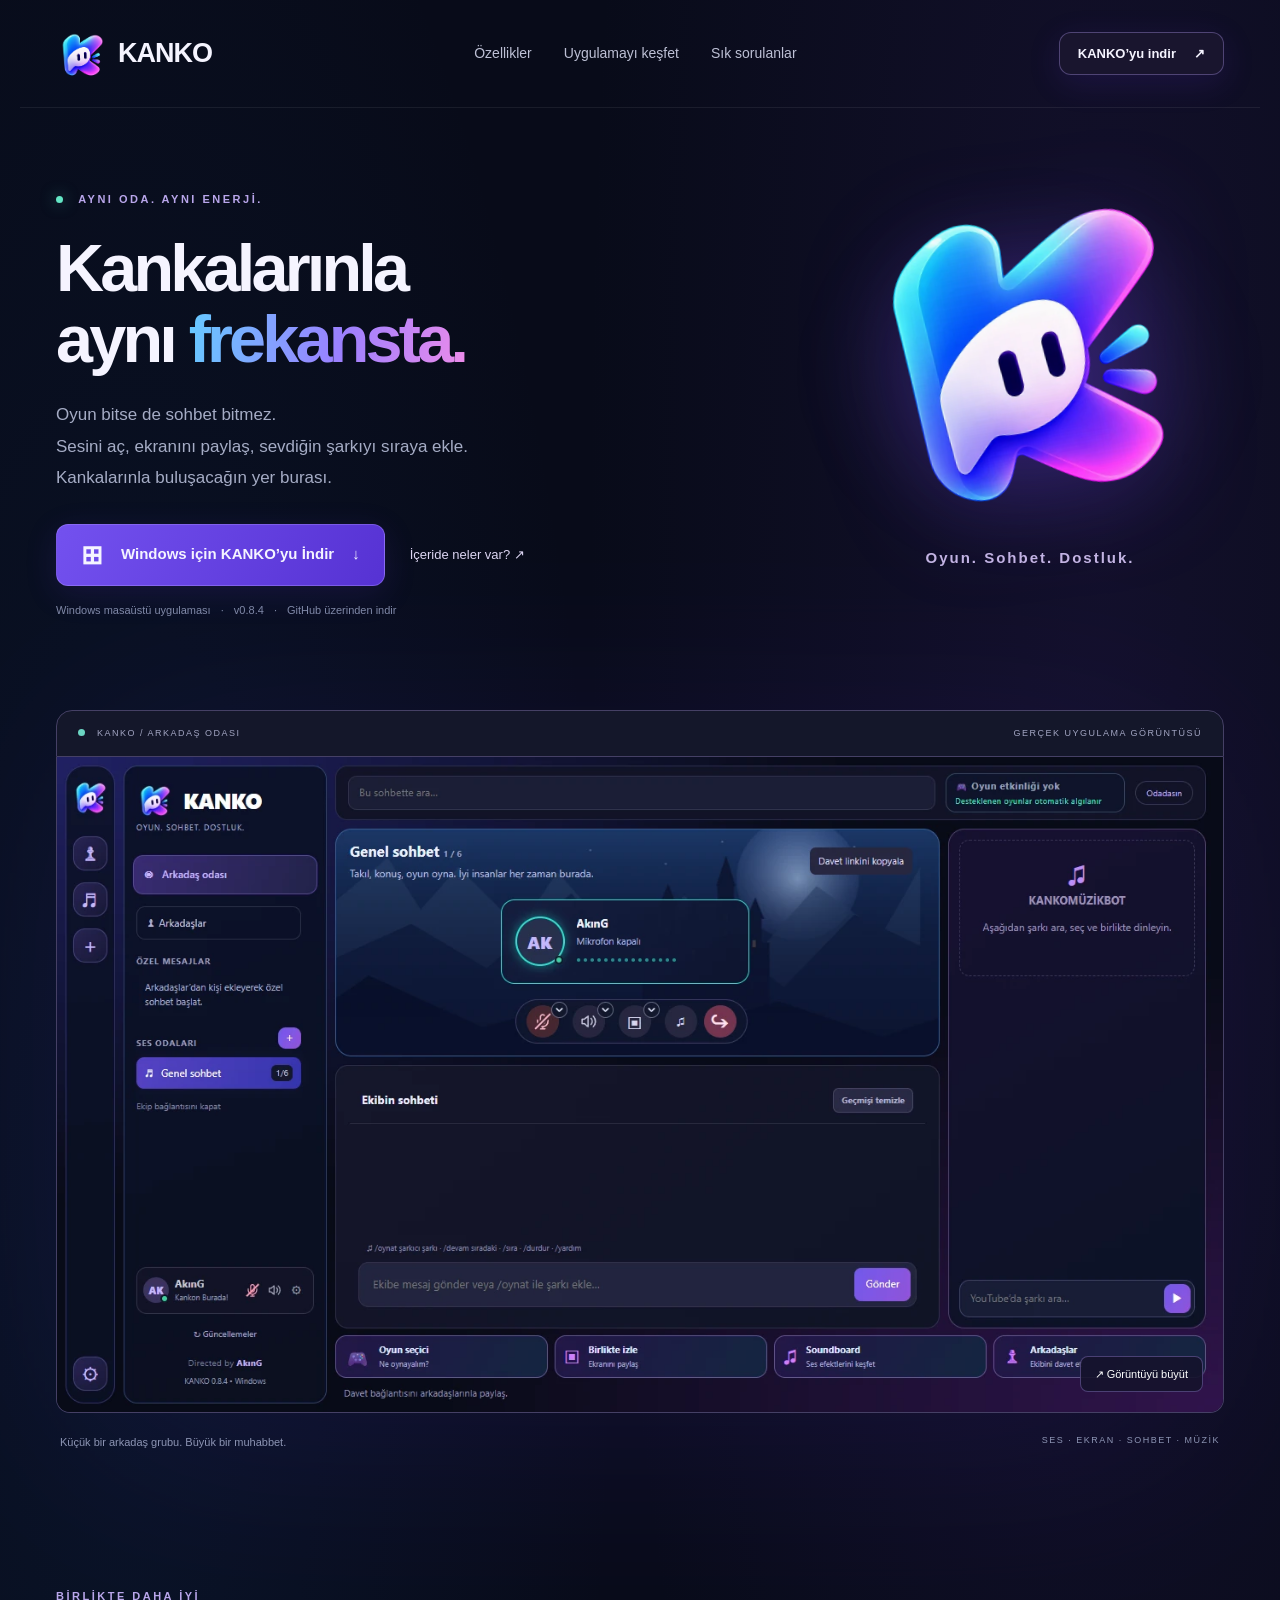
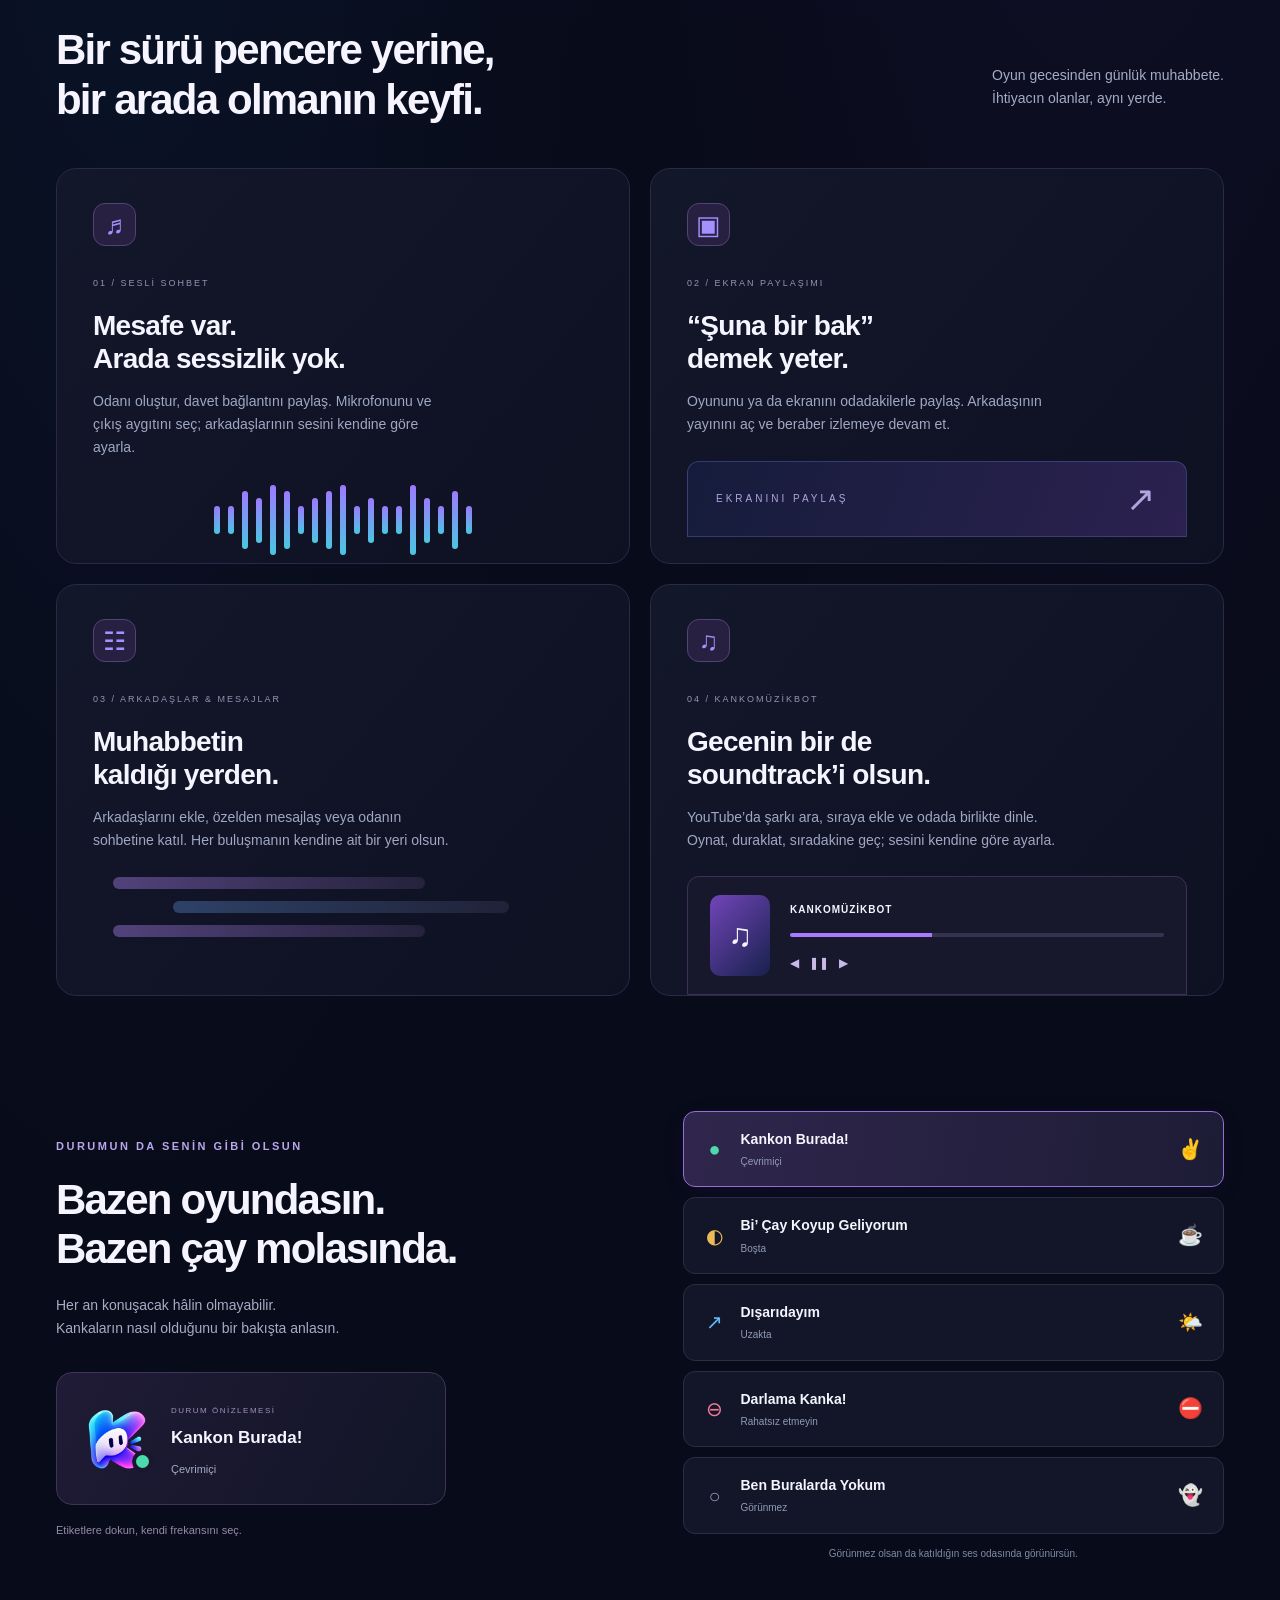
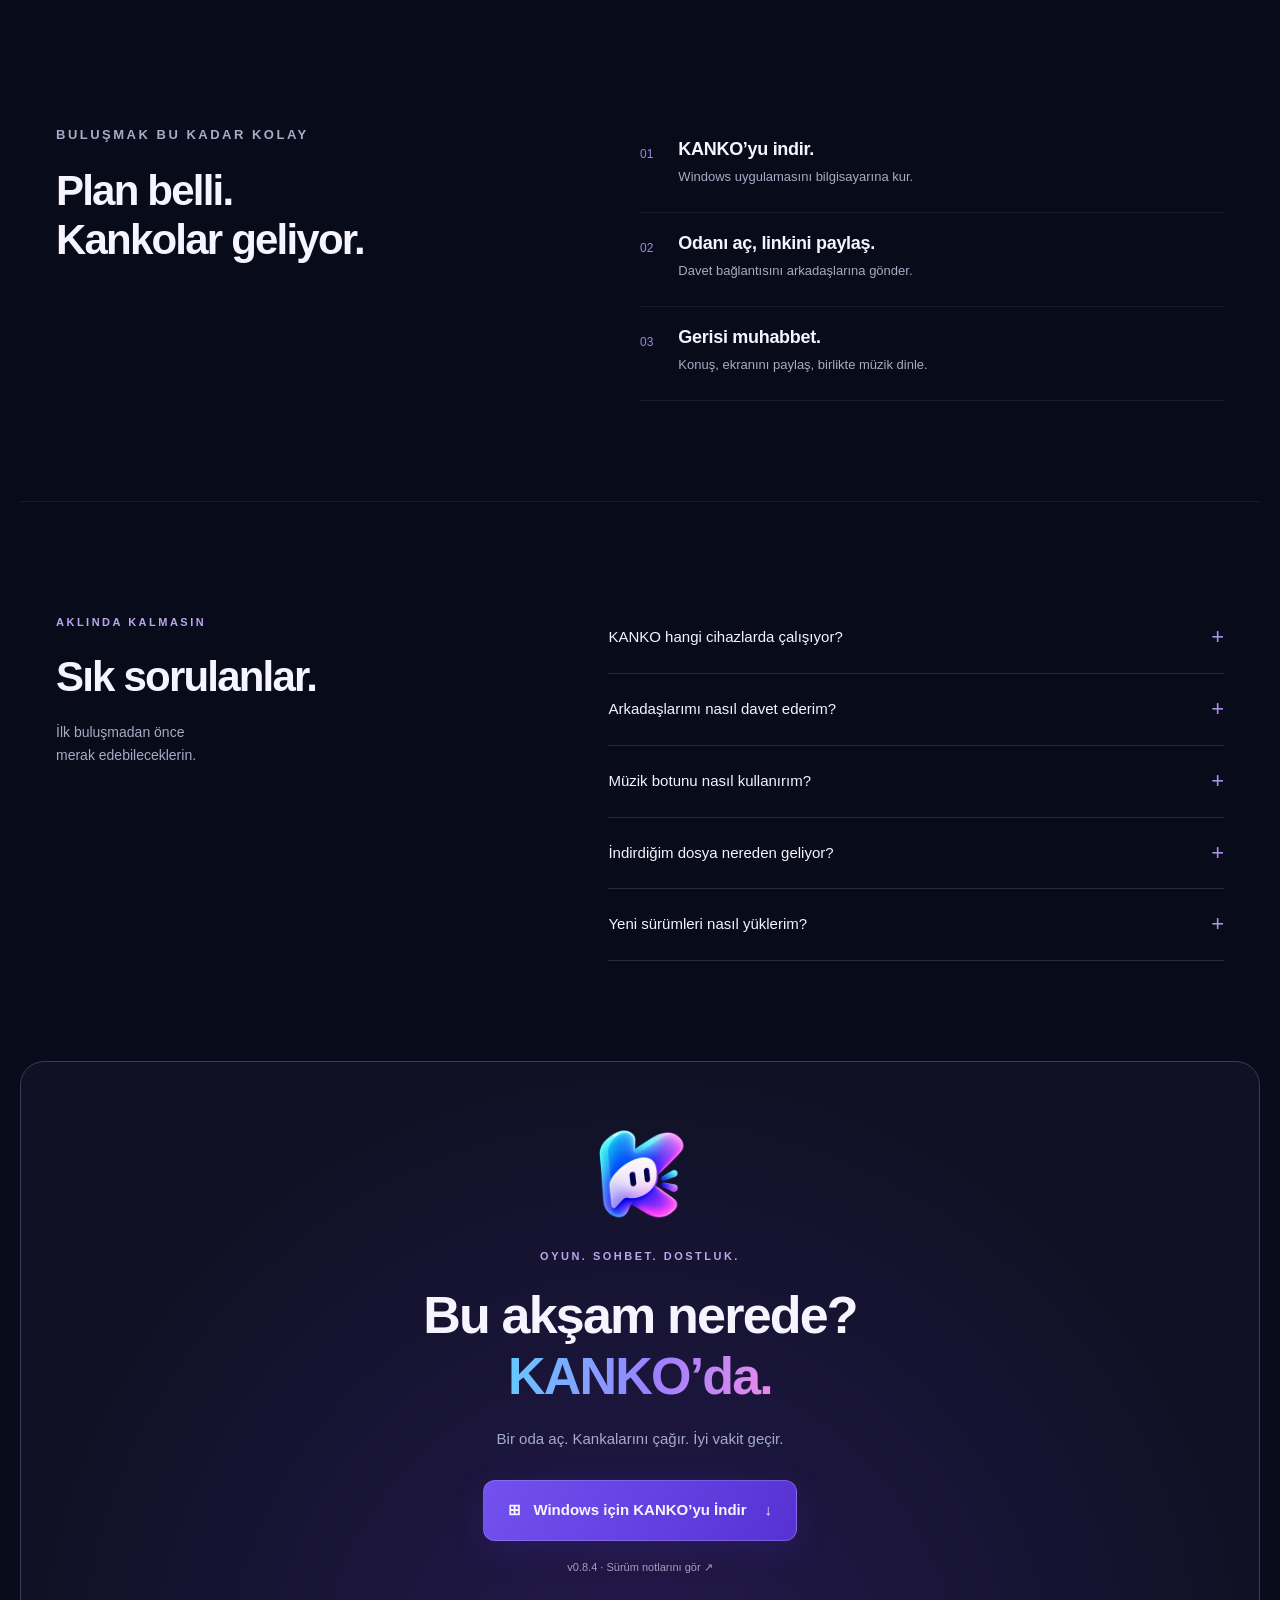
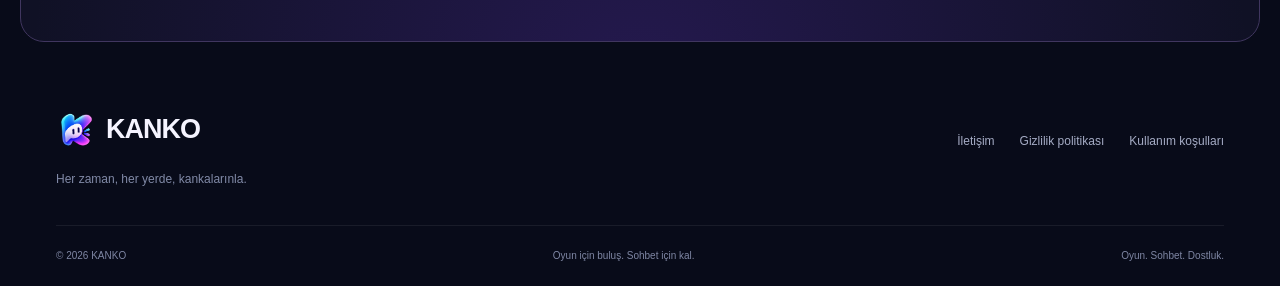
<file: index.html>
<!doctype html>
<html lang="tr"><head><meta charset="utf-8"><meta name="viewport" content="width=device-width,initial-scale=1"><meta name="theme-color" content="#080b19"><meta name="description" content="KANKO ile arkadaşlarınla sesli sohbet et, ekranını paylaş ve birlikte müzik dinle. Windows masaüstü uygulamasını indir."><link rel="canonical" href="https://metinakinguloglu-cmd.github.io/kanko-site/"><meta property="og:url" content="https://metinakinguloglu-cmd.github.io/kanko-site/"><meta property="og:image" content="https://metinakinguloglu-cmd.github.io/kanko-site/logo.webp"><title>KANKO — Kankalarınla aynı frekansta.</title><meta property="og:title" content="KANKO — Kankalarınla aynı frekansta."><meta property="og:description" content="Oyun. Sohbet. Dostluk. Arkadaşlarınla buluşacağın Windows uygulaması."><link rel="icon" href="logo.webp"><link rel="stylesheet" href="style.css"></head>
<body><a class="skip" href="#main">İçeriğe geç</a><header class="nav wrap"><a class="brand" href="#" aria-label="KANKO ana sayfa"><img src="logo.webp" alt="" width="52" height="52">KANKO</a><nav aria-label="Ana menü"><a href="#ozellikler">Özellikler</a><a href="#uygulama">Uygulamayı keşfet</a><a href="#sss">Sık sorulanlar</a></nav><a class="button small" href="#indir">KANKO’yu indir <span aria-hidden="true">↗</span></a></header>
<main id="main"><section class="hero wrap"><div class="eyebrow"><span class="status-dot"></span> AYNI ODA. AYNI ENERJİ.</div><h1>Kankalarınla<br>aynı <em>frekansta.</em></h1><p class="intro">Oyun bitse de sohbet bitmez.<br>Sesini aç, ekranını paylaş, sevdiğin şarkıyı sıraya ekle.<br class="desktop"> Kankalarınla buluşacağın yer burası.</p><div class="actions"><a class="button download" href="https://github.com/metinakinguloglu-cmd/brochat-releases/releases/download/v0.8.4/KANKO-0.8.4-Kurulum.exe"><span class="windows" aria-hidden="true">⊞</span> Windows için KANKO’yu İndir <span aria-hidden="true">↓</span></a><a class="text-link" href="#uygulama">İçeride neler var? <span aria-hidden="true">↗</span></a></div><p class="release">Windows masaüstü uygulaması <span>·</span> v0.8.4 <span>·</span> GitHub üzerinden indir</p><div class="hero-mark" aria-hidden="true"><img src="logo.webp" alt=""><span>Oyun. Sohbet. Dostluk.</span></div></section>
<section id="uygulama" class="showcase wrap"><div class="preview-top"><span><i></i> KANKO / ARKADAŞ ODASI</span><span>GERÇEK UYGULAMA GÖRÜNTÜSÜ</span></div><button class="screenshot" aria-label="KANKO ekran görüntüsünü büyüt"><img src="app.webp" alt="KANKO 0.8.4 Windows uygulamasında Genel sohbet ses odası, mesajlaşma alanı ve sağda KANKOMÜZİKBOT paneli" width="1366" height="768" fetchpriority="high"><span class="zoom">↗ Görüntüyü büyüt</span></button><div class="preview-bottom"><span>Küçük bir arkadaş grubu. Büyük bir muhabbet.</span><span>SES · EKRAN · SOHBET · MÜZİK</span></div></section>
<section id="ozellikler" class="features wrap"><div class="section-heading"><p class="eyebrow">BİRLİKTE DAHA İYİ</p><h2>Bir sürü pencere yerine,<br>bir arada olmanın keyfi.</h2><p>Oyun gecesinden günlük muhabbete.<br>İhtiyacın olanlar, aynı yerde.</p></div><div class="feature-grid"><article class="feature voice"><div class="icon" aria-hidden="true">♬</div><span class="number">01 / SESLİ SOHBET</span><h3>Mesafe var.<br>Arada sessizlik yok.</h3><p>Odanı oluştur, davet bağlantını paylaş. Mikrofonunu ve çıkış aygıtını seç; arkadaşlarının sesini kendine göre ayarla.</p><div class="wave" aria-hidden="true"><i></i><i></i><i></i><i></i><i></i><i></i><i></i><i></i><i></i><i></i><i></i><i></i><i></i><i></i><i></i><i></i><i></i><i></i><i></i></div></article><article class="feature"><div class="icon" aria-hidden="true">▣</div><span class="number">02 / EKRAN PAYLAŞIMI</span><h3>“Şuna bir bak”<br>demek yeter.</h3><p>Oyununu ya da ekranını odadakilerle paylaş. Arkadaşının yayınını aç ve beraber izlemeye devam et.</p><div class="mini-art screen-art" aria-hidden="true"><span>EKRANINI PAYLAŞ</span><div>↗</div></div></article><article class="feature"><div class="icon" aria-hidden="true">☷</div><span class="number">03 / ARKADAŞLAR & MESAJLAR</span><h3>Muhabbetin<br>kaldığı yerden.</h3><p>Arkadaşlarını ekle, özelden mesajlaş veya odanın sohbetine katıl. Her buluşmanın kendine ait bir yeri olsun.</p><div class="mini-art chat-art" aria-hidden="true"><b></b><b></b><b></b></div></article><article class="feature music"><div class="icon" aria-hidden="true">♫</div><span class="number">04 / KANKOMÜZİKBOT</span><h3>Gecenin bir de<br>soundtrack’i olsun.</h3><p>YouTube’da şarkı ara, sıraya ekle ve odada birlikte dinle. Oynat, duraklat, sıradakine geç; sesini kendine göre ayarla.</p><div class="music-art" aria-hidden="true"><span>♫</span><div><b>KANKOMÜZİKBOT</b><div class="progress"></div><small>◀ &nbsp; ❚❚ &nbsp; ▶</small></div></div></article></div></section>
<section id="durumlar" class="presence-section wrap"><div class="presence-copy"><p class="eyebrow">DURUMUN DA SENİN GİBİ OLSUN</p><h2>Bazen oyundasın.<br>Bazen çay molasında.</h2><p>Her an konuşacak hâlin olmayabilir.<br>Kankaların nasıl olduğunu bir bakışta anlasın.</p><div class="presence-preview" aria-live="polite"><div class="presence-mascot"><img src="logo.webp" width="74" height="74" alt=""><i id="preview-dot"></i></div><div><span class="presence-caption">DURUM ÖNİZLEMESİ</span><strong id="preview-label">Kankon Burada!</strong><small id="preview-hint">Çevrimiçi</small></div></div><p class="presence-note">Etiketlere dokun, kendi frekansını seç.</p></div><div class="presence-options" aria-label="KANKO durum etiketi önizlemesi"><button class="presence-choice selected" data-status="online" aria-pressed="true"><span class="presence-symbol">●</span><span><strong>Kankon Burada!</strong><small>Çevrimiçi</small></span><span class="presence-emoji" aria-hidden="true">✌️</span></button><button class="presence-choice" data-status="idle" aria-pressed="false"><span class="presence-symbol">◐</span><span><strong>Bi’ Çay Koyup Geliyorum</strong><small>Boşta</small></span><span class="presence-emoji" aria-hidden="true">☕</span></button><button class="presence-choice" data-status="away" aria-pressed="false"><span class="presence-symbol">↗</span><span><strong>Dışarıdayım</strong><small>Uzakta</small></span><span class="presence-emoji" aria-hidden="true">🌤️</span></button><button class="presence-choice" data-status="dnd" aria-pressed="false"><span class="presence-symbol">⊖</span><span><strong>Darlama Kanka!</strong><small>Rahatsız etmeyin</small></span><span class="presence-emoji" aria-hidden="true">⛔</span></button><button class="presence-choice" data-status="invisible" aria-pressed="false"><span class="presence-symbol">○</span><span><strong>Ben Buralarda Yokum</strong><small>Görünmez</small></span><span class="presence-emoji" aria-hidden="true">👻</span></button><p class="presence-footnote">Görünmez olsan da katıldığın ses odasında görünürsün.</p></div></section>
<section class="steps wrap"><div><p class="eyebrow">BULUŞMAK BU KADAR KOLAY</p><h2>Plan belli.<br>Kankolar geliyor.</h2></div><ol><li><span>01</span><div><h3>KANKO’yu indir.</h3><p>Windows uygulamasını bilgisayarına kur.</p></div></li><li><span>02</span><div><h3>Odanı aç, linkini paylaş.</h3><p>Davet bağlantısını arkadaşlarına gönder.</p></div></li><li><span>03</span><div><h3>Gerisi muhabbet.</h3><p>Konuş, ekranını paylaş, birlikte müzik dinle.</p></div></li></ol></section>
<section id="sss" class="faq wrap"><div><p class="eyebrow">AKLINDA KALMASIN</p><h2>Sık sorulanlar.</h2><p>İlk buluşmadan önce<br>merak edebileceklerin.</p></div><div class="questions"><details><summary>KANKO hangi cihazlarda çalışıyor?</summary><p>KANKO şu anda Windows masaüstü uygulaması olarak sunuluyor. Bu siteyi telefonundan da inceleyebilirsin; mobil uygulama indirmesi sunmuyoruz.</p></details><details><summary>Arkadaşlarımı nasıl davet ederim?</summary><p>Uygulamada bir oda oluşturup davet bağlantısını kopyalayarak arkadaşlarına gönderebilirsin. Arkadaşlarının da Windows uygulamasını kurması gerekir.</p></details><details><summary>Müzik botunu nasıl kullanırım?</summary><p>Odaya katıldıktan sonra KANKOMÜZİKBOT panelindeki YouTube arama alanından şarkı bulup sıraya ekleyebilirsin. Oynatma kontrolleri ve kişisel ses ayarı panelde bulunur. YouTube kaynaklı erişim ve oynatma sınırlamaları geçerlidir.</p></details><details><summary>İndirdiğim dosya nereden geliyor?</summary><p>İndirme butonu, geliştiricinin GitHub Releases sayfasında yayımlanan KANKO 0.8.4 Windows kurulum dosyasına gider. İstersen aşağıdaki sürüm notları bağlantısından dosyayı kontrol edebilirsin.</p></details><details><summary>Yeni sürümleri nasıl yüklerim?</summary><p>Uygulamadaki Güncellemeler bölümünden yeni sürümleri kontrol edebilirsin. İndirilen güncelleme uygulama yeniden başlatıldığında yüklenir.</p></details></div></section>
<section id="indir" class="download-section wrap"><div class="download-glow"></div><img src="logo.webp" width="110" height="110" alt="KANKO maskotu" loading="lazy"><p class="eyebrow">OYUN. SOHBET. DOSTLUK.</p><h2>Bu akşam nerede?<br><em>KANKO’da.</em></h2><p>Bir oda aç. Kankalarını çağır. İyi vakit geçir.</p><a class="button download" href="https://github.com/metinakinguloglu-cmd/brochat-releases/releases/download/v0.8.4/KANKO-0.8.4-Kurulum.exe">⊞ &nbsp; Windows için KANKO’yu İndir <span aria-hidden="true">↓</span></a><a class="release-notes" href="https://github.com/metinakinguloglu-cmd/brochat-releases/releases/tag/v0.8.4" target="_blank" rel="noopener">v0.8.4 · Sürüm notlarını gör ↗</a></section></main>
<footer class="wrap"><div><a class="brand" href="#"><img src="logo.webp" width="40" height="40" alt="">KANKO</a><p>Her zaman, her yerde, kankalarınla.</p></div><div class="footer-links"><a href="iletisim.html">İletişim</a><a href="gizlilik.html">Gizlilik politikası</a><a href="kosullar.html">Kullanım koşulları</a></div><div class="footer-bottom"><span>© 2026 KANKO</span><span>Oyun için buluş. Sohbet için kal.</span><span>Oyun. Sohbet. Dostluk.</span></div></footer>
<dialog id="lightbox"><button class="close" aria-label="Kapat">×</button><img src="app.webp" alt="KANKO 0.8.4 Windows uygulamasının gerçek ekran görüntüsü"></dialog><dialog id="info"><button class="close" aria-label="Kapat">×</button><div id="info-content"></div></dialog><script src="site.js"></script></body></html>
</file>
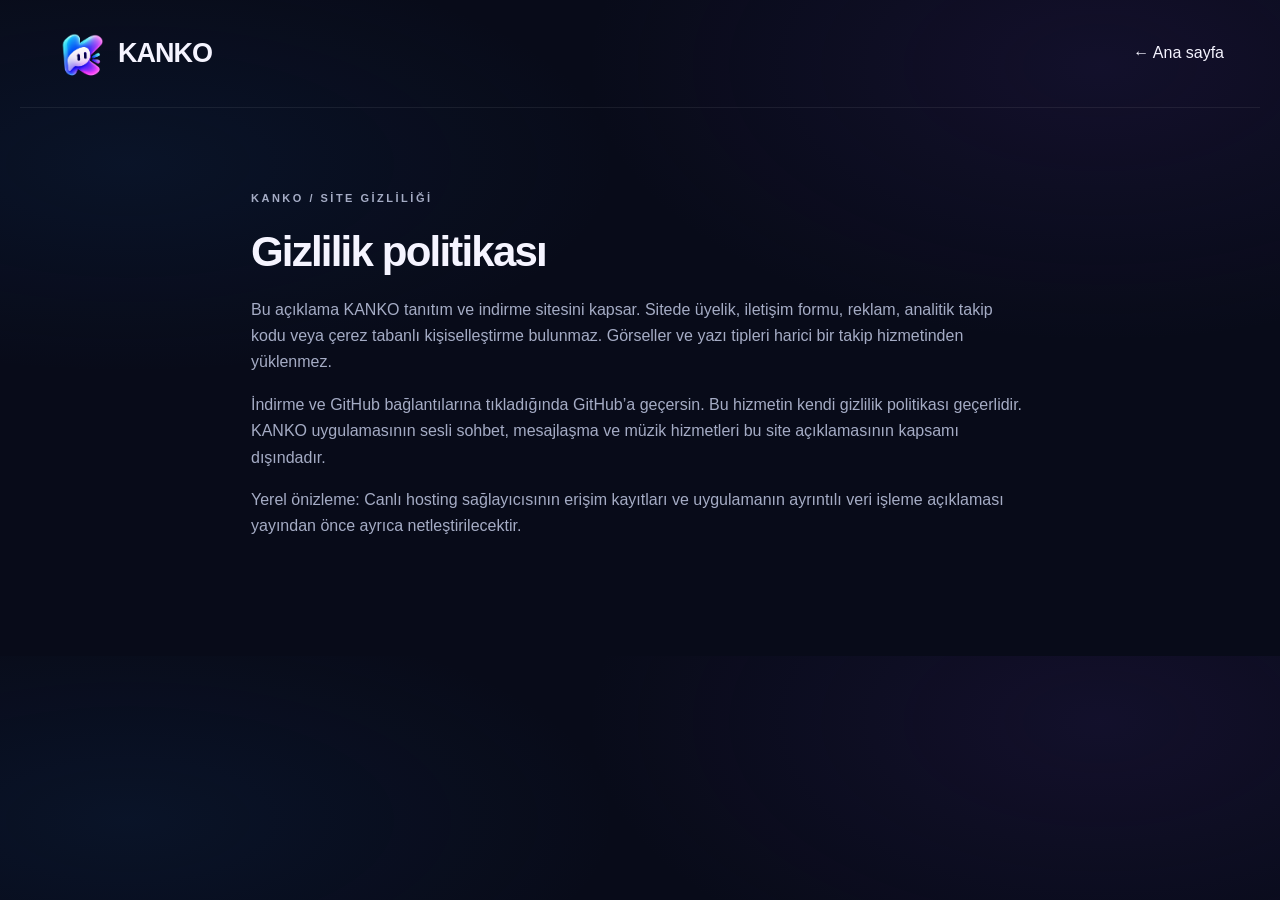
<file: gizlilik.html>
<!doctype html><html lang="tr"><head><meta charset="utf-8"><meta name="viewport" content="width=device-width,initial-scale=1"><meta name="robots" content="noindex"><title>Gizlilik politikası — KANKO</title><link rel="icon" href="logo.webp"><link rel="stylesheet" href="style.css"></head><body><header class="nav wrap"><a class="brand" href="./"> <img src="logo.webp" width="52" height="52" alt="">KANKO</a><a href="./">← Ana sayfa</a></header><main class="legal wrap"><p class="eyebrow">KANKO / SİTE GİZLİLİĞİ</p><h2>Gizlilik politikası</h2><p>Bu açıklama KANKO tanıtım ve indirme sitesini kapsar. Sitede üyelik, iletişim formu, reklam, analitik takip kodu veya çerez tabanlı kişiselleştirme bulunmaz. Görseller ve yazı tipleri harici bir takip hizmetinden yüklenmez.</p><p>İndirme ve GitHub bağlantılarına tıkladığında GitHub’a geçersin. Bu hizmetin kendi gizlilik politikası geçerlidir. KANKO uygulamasının sesli sohbet, mesajlaşma ve müzik hizmetleri bu site açıklamasının kapsamı dışındadır.</p><p>Yerel önizleme: Canlı hosting sağlayıcısının erişim kayıtları ve uygulamanın ayrıntılı veri işleme açıklaması yayından önce ayrıca netleştirilecektir.</p></main></body></html>
</file>
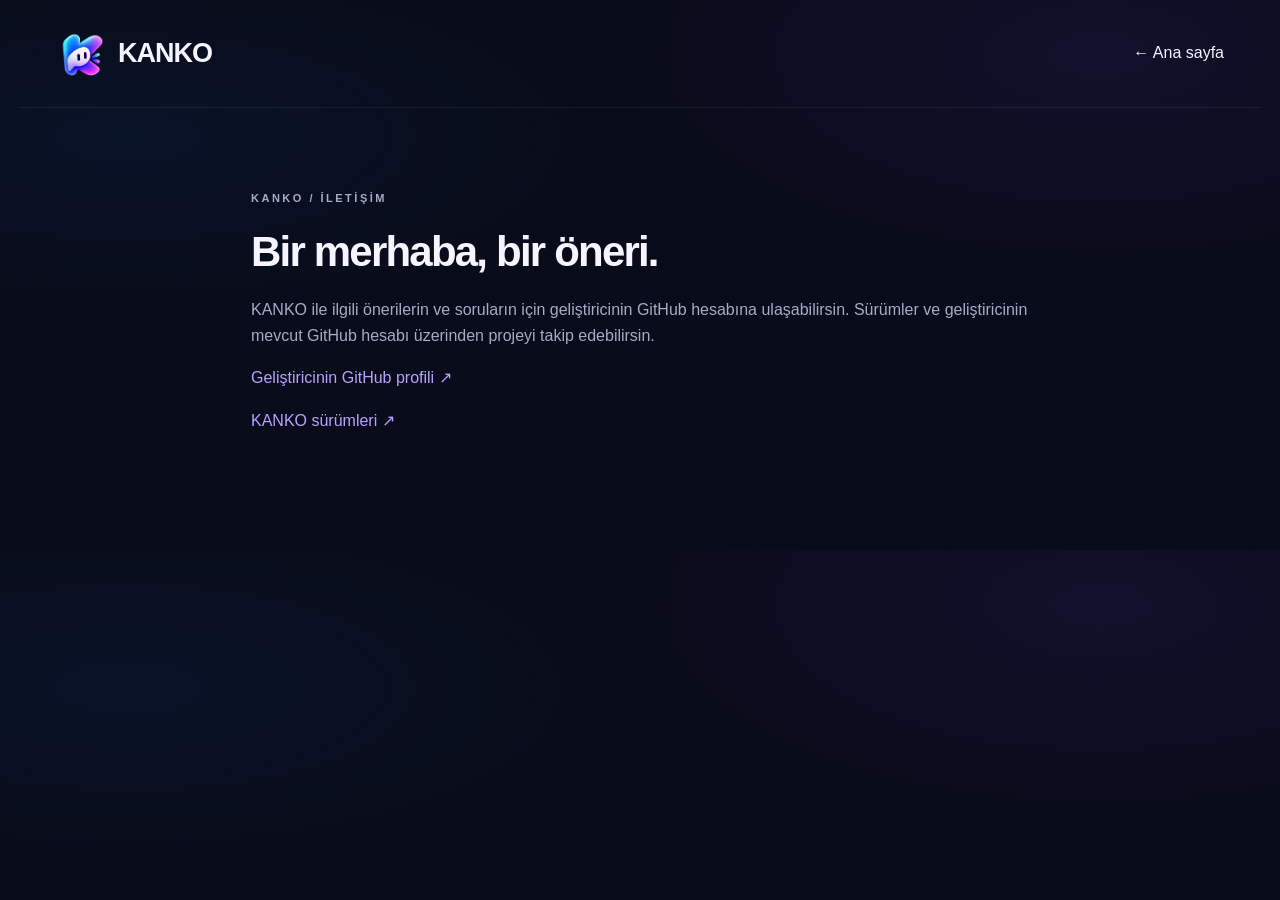
<file: iletisim.html>
<!doctype html><html lang="tr"><head><meta charset="utf-8"><meta name="viewport" content="width=device-width,initial-scale=1"><meta name="robots" content="noindex"><title>İletişim — KANKO</title><link rel="icon" href="logo.webp"><link rel="stylesheet" href="style.css"></head><body><header class="nav wrap"><a class="brand" href="./"> <img src="logo.webp" width="52" height="52" alt="">KANKO</a><a href="./">← Ana sayfa</a></header><main class="legal wrap"><p class="eyebrow">KANKO / İLETİŞİM</p><h2>Bir merhaba, bir öneri.</h2><p>KANKO ile ilgili önerilerin ve soruların için geliştiricinin GitHub hesabına ulaşabilirsin. Sürümler ve geliştiricinin mevcut GitHub hesabı üzerinden projeyi takip edebilirsin.</p><p><a href="https://github.com/metinakinguloglu-cmd" target="_blank" rel="noopener">Geliştiricinin GitHub profili ↗</a></p><p><a href="https://github.com/metinakinguloglu-cmd/brochat-releases/releases" target="_blank" rel="noopener">KANKO sürümleri ↗</a></p></main></body></html>
</file>
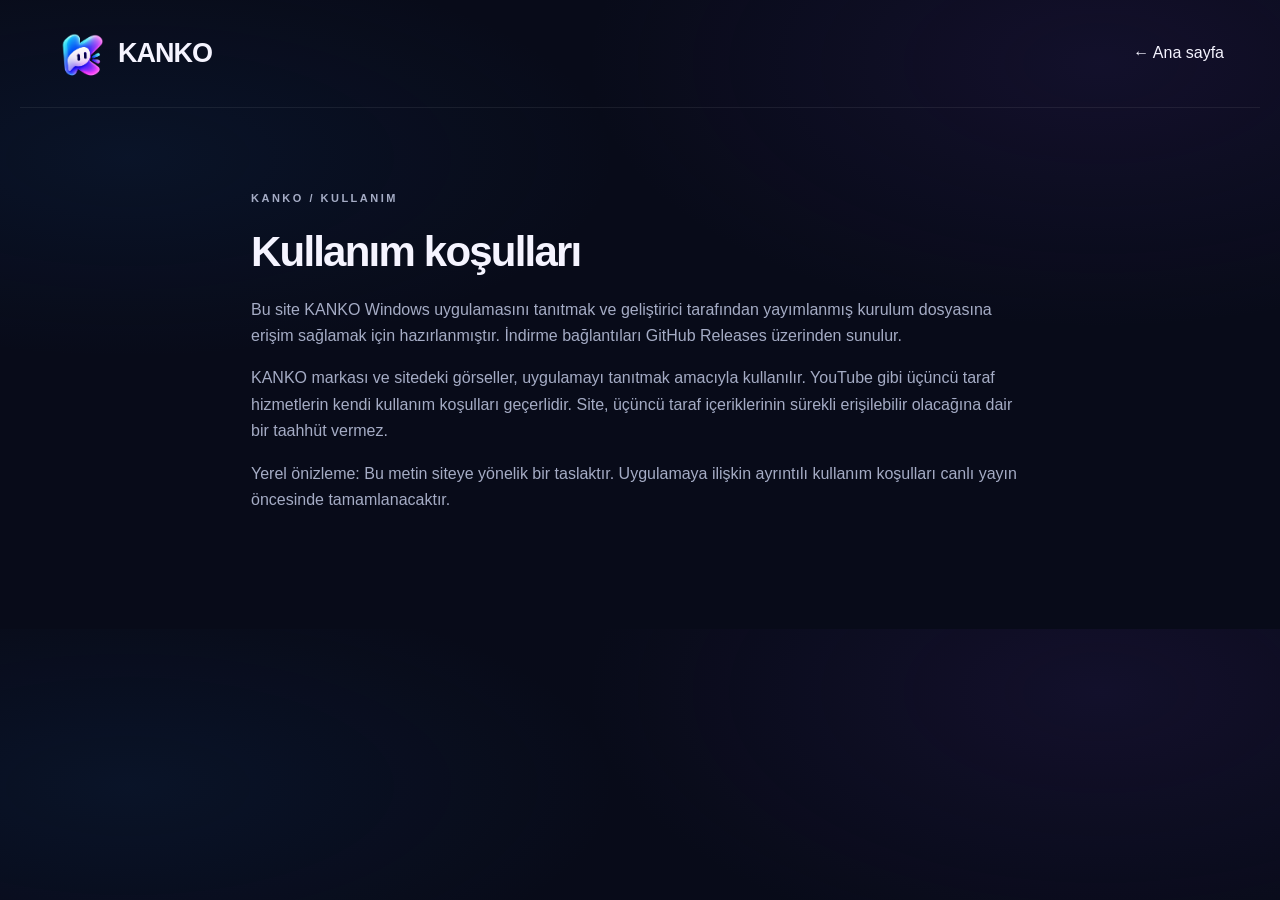
<file: kosullar.html>
<!doctype html><html lang="tr"><head><meta charset="utf-8"><meta name="viewport" content="width=device-width,initial-scale=1"><meta name="robots" content="noindex"><title>Kullanım koşulları — KANKO</title><link rel="icon" href="logo.webp"><link rel="stylesheet" href="style.css"></head><body><header class="nav wrap"><a class="brand" href="./"> <img src="logo.webp" width="52" height="52" alt="">KANKO</a><a href="./">← Ana sayfa</a></header><main class="legal wrap"><p class="eyebrow">KANKO / KULLANIM</p><h2>Kullanım koşulları</h2><p>Bu site KANKO Windows uygulamasını tanıtmak ve geliştirici tarafından yayımlanmış kurulum dosyasına erişim sağlamak için hazırlanmıştır. İndirme bağlantıları GitHub Releases üzerinden sunulur.</p><p>KANKO markası ve sitedeki görseller, uygulamayı tanıtmak amacıyla kullanılır. YouTube gibi üçüncü taraf hizmetlerin kendi kullanım koşulları geçerlidir. Site, üçüncü taraf içeriklerinin sürekli erişilebilir olacağına dair bir taahhüt vermez.</p><p>Yerel önizleme: Bu metin siteye yönelik bir taslaktır. Uygulamaya ilişkin ayrıntılı kullanım koşulları canlı yayın öncesinde tamamlanacaktır.</p></main></body></html>
</file>
<file: style.css>
:root{color-scheme:dark;--bg:#080b19;--panel:#101427;--text:#f5f4ff;--muted:#a5acc5;--line:#ffffff12;--purple:#9771ff}*{box-sizing:border-box}html{scroll-behavior:smooth;scroll-padding-top:30px}body{margin:0;background:radial-gradient(ellipse at 86% 10%,#39216b38,transparent 33%),radial-gradient(ellipse at 10% 25%,#14498a22,transparent 30%),var(--bg);color:var(--text);font:16px/1.65 'Segoe UI',Arial,sans-serif}a{color:inherit;text-decoration:none}button{font:inherit;cursor:pointer}.wrap{max-width:1240px;margin:auto;padding-left:36px;padding-right:36px}.nav{height:108px;display:flex;align-items:center;justify-content:space-between;border-bottom:1px solid var(--line)}.brand{display:inline-flex;align-items:center;font-size:27px;letter-spacing:-1px;font-weight:900;gap:10px}.brand img{object-fit:contain}.brand-dot{font-size:10px;align-self:flex-start;margin:13px 0 0 -7px;color:#b5acd3}.nav nav{display:flex;gap:32px;font-size:14px;color:#bdc0d5}.nav a:hover,.footer-links button:hover{color:white}.button{border:1px solid #bba3ff55;background:linear-gradient(120deg,#7351ef,#5632d3);border-radius:12px;display:inline-flex;align-items:center;justify-content:center;gap:18px;padding:17px 24px;font-size:15px;font-weight:650;box-shadow:0 8px 32px #6435dd26;transition:transform .2s,background .2s}.button:hover{transform:translateY(-2px);background:linear-gradient(120deg,#8c64ff,#6744e7)}.small{padding:10px 18px;font-size:13px;background:#19152e}.hero{position:relative;padding-top:82px;padding-bottom:80px;min-height:590px}.eyebrow{font-size:11px;letter-spacing:2.5px;font-weight:700;color:#b9a6eb}.status-dot{display:inline-block;width:7px;height:7px;background:#64e6c5;border-radius:50%;margin-right:10px;box-shadow:0 0 15px #64e6c580}h1{font-size:clamp(46px,5.2vw,74px);line-height:1.06;letter-spacing:-3.8px;margin:25px 0 25px;font-weight:800}em{font-style:normal;background:linear-gradient(100deg,#65caff 0%,#9b80ff 55%,#ed8bea 100%);background-clip:text;color:transparent}.intro{color:var(--muted);font-size:17px;line-height:1.85}.actions{display:flex;align-items:center;gap:25px;margin-top:30px}.text-link{font-size:13px;color:#ddd6f3}.windows{font-size:26px;line-height:1}.release{font-size:11px;color:#8089a8;margin-top:15px}.release span{padding:0 7px}.hero-mark{position:absolute;right:55px;top:65px;width:350px;text-align:center}.hero-mark:before{content:'';position:absolute;inset:25px -30px;background:radial-gradient(ellipse,#6544cb55,transparent 68%);filter:blur(30px);z-index:-1}.hero-mark img{width:100%;filter:drop-shadow(0 15px 50px #6c3ef035);transform:rotate(-9deg)}.hero-mark span{display:block;font-size:15px;font-weight:600;letter-spacing:2px;margin-top:15px;color:#c4b5e3}.showcase{position:relative}.showcase:before{content:'';position:absolute;inset:40px 80px;background:#6339f2;filter:blur(110px);opacity:.12;z-index:-1}.preview-top{display:flex;justify-content:space-between;padding:15px 21px;background:#14172a;border:1px solid #454065;border-radius:16px 16px 0 0;font-size:9px;letter-spacing:1.5px;color:#a2a5c2}.preview-top i{display:inline-block;width:7px;height:7px;background:#6cd5c3;border-radius:50%;margin-right:8px}.screenshot{display:block;position:relative;width:100%;background:#0c1024;padding:0;border:1px solid #454065;border-top:0;border-radius:0 0 14px 14px;overflow:hidden}.screenshot img{display:block;width:100%;height:auto}.zoom{position:absolute;right:20px;bottom:20px;padding:8px 14px;border:1px solid #b39bff55;background:#15132de8;border-radius:8px;font-size:11px;color:white}.preview-bottom{display:flex;justify-content:space-between;padding:20px 4px;color:#8d95b4;font-size:11px}.preview-bottom span:last-child{letter-spacing:1.5px;font-size:9px}.features{padding-top:105px;padding-bottom:100px}.section-heading{position:relative;margin-bottom:44px}.section-heading>p:last-child{position:absolute;right:0;bottom:0;color:var(--muted);font-size:14px}h2{font-size:42px;line-height:1.18;letter-spacing:-1.8px;margin:20px 0;font-weight:750}.feature-grid{display:grid;grid-template-columns:repeat(2,1fr);gap:20px}.feature{padding:34px 36px 0;background:linear-gradient(130deg,#13172a,#0e1122);border:1px solid #282b45;border-radius:20px;overflow:hidden;min-height:370px;position:relative}.feature .icon{width:43px;height:43px;display:grid;place-items:center;font-size:26px;color:#a490ff;background:#282041;border:1px solid #514374;border-radius:12px;margin-bottom:22px}.number{font-size:9px;letter-spacing:2px;color:#9893b4}h3{font-size:28px;line-height:1.2;letter-spacing:-.7px;margin:14px 0}.feature p{max-width:370px;color:#9fa8c3;font-size:14px}.wave{display:flex;gap:8px;align-items:center;height:86px;margin-top:18px;justify-content:center;mask-image:linear-gradient(to right,transparent,#000 25%,#000 75%,transparent)}.wave i{width:6px;height:28px;border-radius:10px;background:linear-gradient(#9d7aff,#4ac7e2)}.wave i:nth-child(3n){height:58px}.wave i:nth-child(4n){height:45px}.wave i:nth-child(5n){height:70px}.mini-art{height:76px;margin-top:25px}.screen-art{border:1px solid #576bb766;border-radius:12px 12px 0 0;background:linear-gradient(110deg,#151c3b,#2c2150);display:flex;align-items:center;justify-content:space-between;padding:20px 28px;font-size:10px;letter-spacing:3px;color:#b2a5df}.screen-art div{font-size:35px}.chat-art{position:relative;padding-left:20px}.chat-art b{display:block;height:12px;border-radius:10px;background:linear-gradient(90deg,#52427b,#24223b);width:65%;margin-bottom:12px}.chat-art b:nth-child(2){margin-left:60px;width:70%;background:linear-gradient(90deg,#2d4167,#202238)}.music-art{display:flex;gap:20px;margin:24px 0 0;padding:18px 22px;background:#17182c;border:1px solid #3b3155;border-radius:12px 12px 0 0}.music-art>span{display:grid;place-items:center;min-width:60px;background:linear-gradient(135deg,#7245b9,#17214d);border-radius:10px;font-size:32px}.music-art>div{flex:1}.music-art b{font-size:10px;letter-spacing:1px}.progress{height:4px;background:linear-gradient(90deg,#a77aff 38%,#35334f 38%);border-radius:5px;margin:12px 0}.music-art small{font-size:12px;color:#c7bae8}.steps{display:grid;grid-template-columns:1fr 1fr;padding-top:45px;padding-bottom:100px;border-bottom:1px solid var(--line)}.steps ol{padding:0;list-style:none;margin:0}.steps li{display:flex;gap:25px;border-bottom:1px solid var(--line);padding:20px 0}.steps li>span{font-size:12px;color:#9f84e8;margin-top:6px}.steps h3{font-size:18px;letter-spacing:-.3px;margin:0}.steps p{color:var(--muted);font-size:13px;margin:5px 0}.faq{display:grid;grid-template-columns:1fr 1.25fr;gap:60px;padding-top:100px;padding-bottom:100px}.faq>div>p:last-child{font-size:14px;color:var(--muted)}details{border-bottom:1px solid #292b43}summary{cursor:pointer;list-style:none;padding:23px 26px 23px 0;font-size:15px;position:relative}summary:after{content:'+';position:absolute;right:0;color:#ad94ec;font-size:22px;top:17px}details[open] summary:after{content:'−'}details p{color:var(--muted);font-size:14px;padding-right:20px;margin:0 0 23px}.download-section{position:relative;text-align:center;border:1px solid #40365f;border-radius:24px;padding:55px 30px 65px;overflow:hidden;background:radial-gradient(ellipse at 50% 110%,#5c2fbf45,transparent 70%),#101125}.download-section img{object-fit:contain}.download-section h2{font-size:52px}.download-section>p:not(.eyebrow){color:var(--muted);font-size:15px;margin-bottom:28px}.release-notes{display:block;margin-top:17px;font-size:11px;color:#a79cbe}footer{padding-top:65px!important}.footer-links{float:right;display:flex;gap:25px;margin-top:-70px}.footer-links button{background:none;border:0;padding:0;color:var(--muted);font-size:12px}footer p{font-size:12px;color:#818aa7}.footer-bottom{display:flex;justify-content:space-between;border-top:1px solid var(--line);margin-top:35px;padding:22px 0;font-size:10px;color:#7f87a4}.footer-bottom b{color:#b6a4df}dialog{border:1px solid #494363;border-radius:18px;background:#101426;color:white;padding:42px;max-width:760px;width:90%;line-height:1.8}dialog::backdrop{background:#030615e8;backdrop-filter:blur(7px)}#lightbox{max-width:1450px;width:96%;padding:40px 10px 10px}#lightbox img{width:100%;display:block;border-radius:8px}.close{position:absolute;right:12px;top:4px;background:transparent;border:0;color:#ddd;font-size:26px}dialog h2{font-size:28px}dialog p{font-size:14px;color:var(--muted)}dialog a{color:#bba1ff;text-decoration:underline}.skip{position:absolute;top:-60px;left:15px;background:#6542dc;padding:10px;z-index:10}.skip:focus{top:10px}:focus-visible{outline:2px solid #9edcff;outline-offset:5px}section{scroll-margin-top:30px}
@media(min-width:1500px){.hero{padding-top:100px;padding-bottom:100px}.hero-mark{right:90px;top:70px;width:380px}}
@media(max-width:1000px){.hero-mark{width:245px;right:30px;top:90px}.hero{min-height:570px}h1{font-size:60px}.intro{max-width:500px}.actions{gap:16px}.text-link{display:none}.nav nav{gap:18px}.section-heading>p:last-child{position:static}.feature{padding:26px 25px 0}.wrap{padding-left:25px;padding-right:25px}}
@media(max-width:700px){.wrap{padding-left:22px;padding-right:22px}.nav{height:82px}.brand{font-size:23px;gap:6px}.brand img{width:40px;height:40px}.nav nav{display:none}.small{font-size:11px;padding:9px 12px}.hero{padding-top:40px;padding-bottom:34px;text-align:center;display:flex;flex-direction:column;align-items:center}.hero-mark{position:static;order:-1;width:130px;margin-bottom:26px}.hero-mark img{transform:rotate(-8deg)}.hero-mark span{display:none}.hero .eyebrow{font-size:9px}h1{font-size:47px;letter-spacing:-2.6px;margin:20px 0}.intro{font-size:14px;line-height:1.9}.desktop{display:none}.actions{margin-top:20px;width:100%}.actions .button{width:100%;font-size:13px;gap:12px;padding:16px 12px}.release{font-size:9px}.preview-top{font-size:7px;letter-spacing:.7px;padding:12px}.preview-top span:last-child{display:none}.zoom{font-size:8px;bottom:8px;right:8px;padding:4px 8px}.preview-bottom{font-size:9px;text-align:center;display:block}.preview-bottom span:last-child{display:none}.features{padding-top:60px;padding-bottom:55px}h2{font-size:32px;letter-spacing:-1.1px}.section-heading>p:last-child{font-size:13px}.feature-grid{grid-template-columns:1fr;gap:15px}.feature{min-height:350px;padding:27px 28px 0}.feature h3{font-size:27px}.steps{grid-template-columns:1fr;padding-top:15px;padding-bottom:55px;gap:20px}.faq{grid-template-columns:1fr;gap:20px;padding-top:55px;padding-bottom:60px}.faq>div>p:last-child br{display:none}summary{font-size:14px;padding:20px 22px 20px 0}.download-section{width:calc(100% - 30px);padding:35px 18px 45px}.download-section h2{font-size:40px}.download-section .button{font-size:12px;gap:10px;width:100%;padding:16px 10px}.download-section>p:not(.eyebrow){font-size:13px}.footer-links{float:none;margin:25px 0;gap:20px;flex-wrap:wrap}.footer-bottom{flex-wrap:wrap;gap:12px}.footer-bottom>span:last-child{display:none}dialog{padding:32px 24px}}
@media(prefers-reduced-motion:reduce){html{scroll-behavior:auto}*,*:before,*:after{transition:none!important;animation:none!important}}
.footer-links a{color:var(--muted);font-size:12px}.footer-links a:hover{color:white}.legal{max-width:850px;padding-top:70px;padding-bottom:100px}.legal p{color:var(--muted)}.legal a{color:#bba1ff}.hero h1{animation:enter .55s ease-out both}@keyframes enter{from{opacity:0;transform:translateY(10px)}to{opacity:1;transform:translateY(0)}}
@media(max-width:700px){.hero-mark{position:relative;top:auto;right:auto}}
.presence-section{display:grid;grid-template-columns:1fr 1fr;gap:85px;padding-top:15px;padding-bottom:110px;align-items:center}.presence-copy>p:not(.eyebrow){color:var(--muted);font-size:14px}.presence-preview{display:flex;align-items:center;gap:18px;border:1px solid #403456;background:linear-gradient(120deg,#201b36,#111426);border-radius:16px;padding:22px;margin-top:32px;max-width:390px}.presence-mascot{position:relative;flex-shrink:0}.presence-mascot img{display:block}.presence-mascot i{position:absolute;right:0;bottom:3px;background:#4cd9ac;border:4px solid #19172b;width:21px;height:21px;border-radius:50%}.presence-preview strong{display:block;font-size:17px;line-height:1.4;margin:5px 0}.presence-preview small{font-size:11px;color:var(--muted)}.presence-caption{font-size:8px;letter-spacing:1.5px;color:#9f91bb}.presence-copy .presence-note{font-size:11px!important;color:#958ba9!important;margin-top:16px}.presence-options{display:grid;gap:10px}.presence-choice{--tone:#4cd9ac;display:flex;align-items:center;gap:15px;text-align:left;width:100%;padding:16px 20px;background:#121628;border:1px solid #2c2c43;border-radius:12px;color:var(--text);transition:border-color .18s,background .18s}.presence-choice[data-status=idle]{--tone:#edba57}.presence-choice[data-status=away]{--tone:#66b8f9}.presence-choice[data-status=dnd]{--tone:#f17b99}.presence-choice[data-status=invisible]{--tone:#9395ad}.presence-symbol{color:var(--tone);font-size:20px;line-height:1;width:22px;text-align:center}.presence-choice strong{display:block;font-size:14px;font-weight:600}.presence-choice small{display:block;color:#929bb6;font-size:10px;margin-top:3px}.presence-emoji{margin-left:auto;font-size:20px}.presence-choice:hover{background:#1b1a33;border-color:#63547e}.presence-choice.selected{background:linear-gradient(100deg,#30264d,#1d1c35);border-color:#9270d8;box-shadow:0 5px 25px #6533d012}.presence-footnote{color:#818ba8;font-size:10px;margin:2px 0;text-align:center}@media(max-width:1000px){.presence-section{gap:35px}}@media(max-width:700px){.presence-section{grid-template-columns:1fr;gap:25px;padding-top:10px;padding-bottom:65px}.presence-choice{padding:15px}.presence-choice strong{font-size:13px}.presence-preview{max-width:none}.presence-copy h2{font-size:30px}}
</file>
